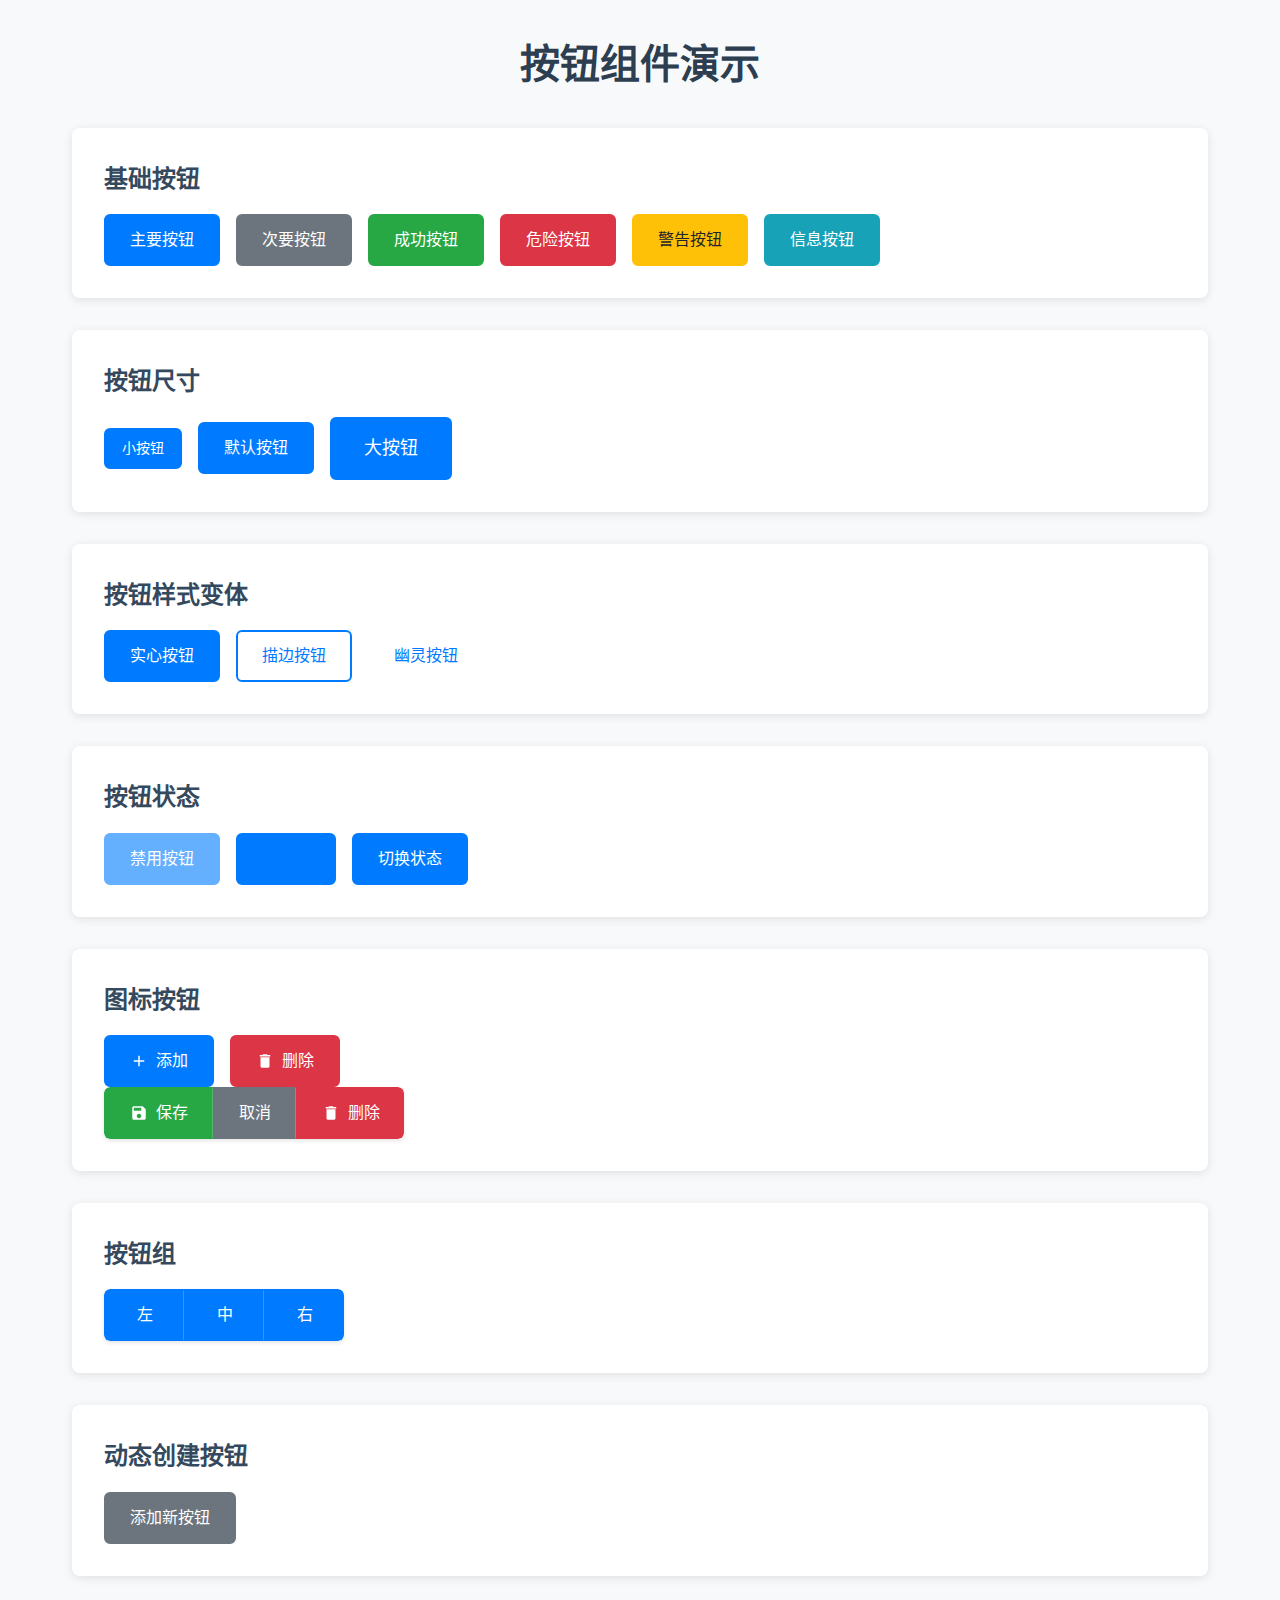
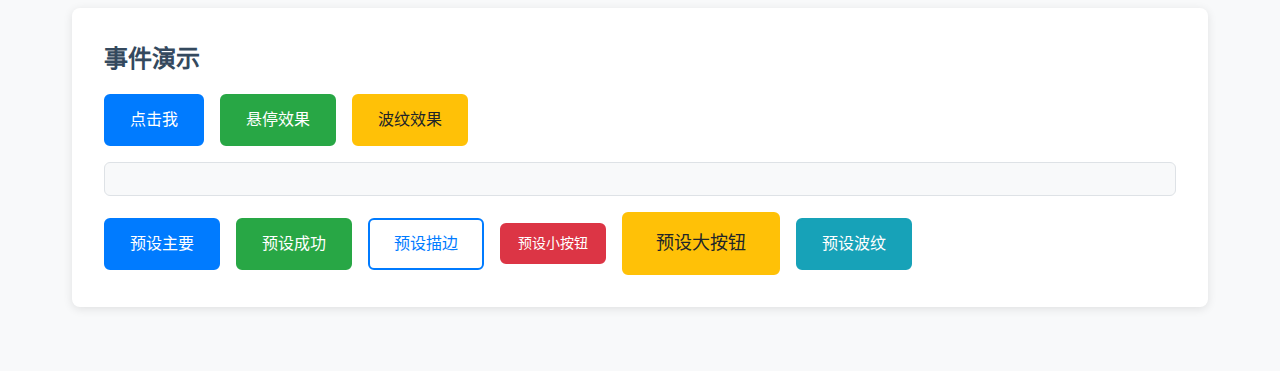
<file: 实现按钮组件/index.html>
<!DOCTYPE html>
<html lang="zh-CN">

<head>
    <meta charset="UTF-8">
    <meta name="viewport" content="width=device-width, initial-scale=1.0">
    <title>按钮组件演示</title>
    <link rel="stylesheet" href="styles.css">
</head>

<body>
    <div class="container">
        <h1>按钮组件演示</h1>

        <section class="demo-section">
            <h2>基础按钮</h2>
            <div class="button-group">
                <button class="btn btn-primary">主要按钮</button>
                <button class="btn btn-secondary">次要按钮</button>
                <button class="btn btn-success">成功按钮</button>
                <button class="btn btn-danger">危险按钮</button>
                <button class="btn btn-warning">警告按钮</button>
                <button class="btn btn-info">信息按钮</button>
            </div>
        </section>

        <section class="demo-section">
            <h2>按钮尺寸</h2>
            <div class="button-group">
                <button class="btn btn-primary btn-sm">小按钮</button>
                <button class="btn btn-primary">默认按钮</button>
                <button class="btn btn-primary btn-lg">大按钮</button>
            </div>
        </section>

        <section class="demo-section">
            <h2>按钮样式变体</h2>
            <div class="button-group">
                <button class="btn btn-primary">实心按钮</button>
                <button class="btn btn-primary btn-outline">描边按钮</button>
                <button class="btn btn-primary btn-ghost">幽灵按钮</button>
            </div>
        </section>

        <section class="demo-section">
            <h2>按钮状态</h2>
            <div class="button-group">
                <button class="btn btn-primary" disabled>禁用按钮</button>
                <button class="btn btn-primary btn-loading">加载中</button>
                <button class="btn btn-primary" id="toggleBtn">切换状态</button>
            </div>
        </section>

        <section class="demo-section">
            <h2>图标按钮</h2>
            <div class="button-group">
                <button class="btn btn-primary btn-icon">
                    <svg class="icon" viewBox="0 0 24 24">
                        <path d="M19 13h-6v6h-2v-6H5v-2h6V5h2v6h6v2z" />
                    </svg>
                    添加
                </button>
                <button class="btn btn-danger btn-icon">
                    <svg class="icon" viewBox="0 0 24 24">
                        <path d="M6 19c0 1.1.9 2 2 2h8c1.1 0 2-.9 2-2V7H6v12zM19 4h-3.5l-1-1h-5l-1 1H5v2h14V4z" />
                    </svg>
                    删除
                </button>
            </div>
        </section>

        <section class="demo-section">
            <h2>按钮组</h2>
            <div class="btn-group">
                <button class="btn btn-primary">左</button>
                <button class="btn btn-primary">中</button>
                <button class="btn btn-primary">右</button>
            </div>
        </section>

        <section class="demo-section">
            <h2>动态创建按钮</h2>
            <div class="button-group" id="dynamicButtons">
                <!-- 动态按钮将在这里生成 -->
            </div>
            <button class="btn btn-secondary" id="addButton">添加新按钮</button>
        </section>

        <section class="demo-section">
            <h2>事件演示</h2>
            <div class="button-group">
                <button class="btn btn-primary" id="clickBtn">点击我</button>
                <button class="btn btn-success" id="hoverBtn">悬停效果</button>
                <button class="btn btn-warning" id="rippleBtn">波纹效果</button>
            </div>
            <div id="eventLog" class="event-log"></div>
        </section>
    </div>

    <script src="button.js"></script>
    <script src="demo.js"></script>
</body>

</html>
</file>
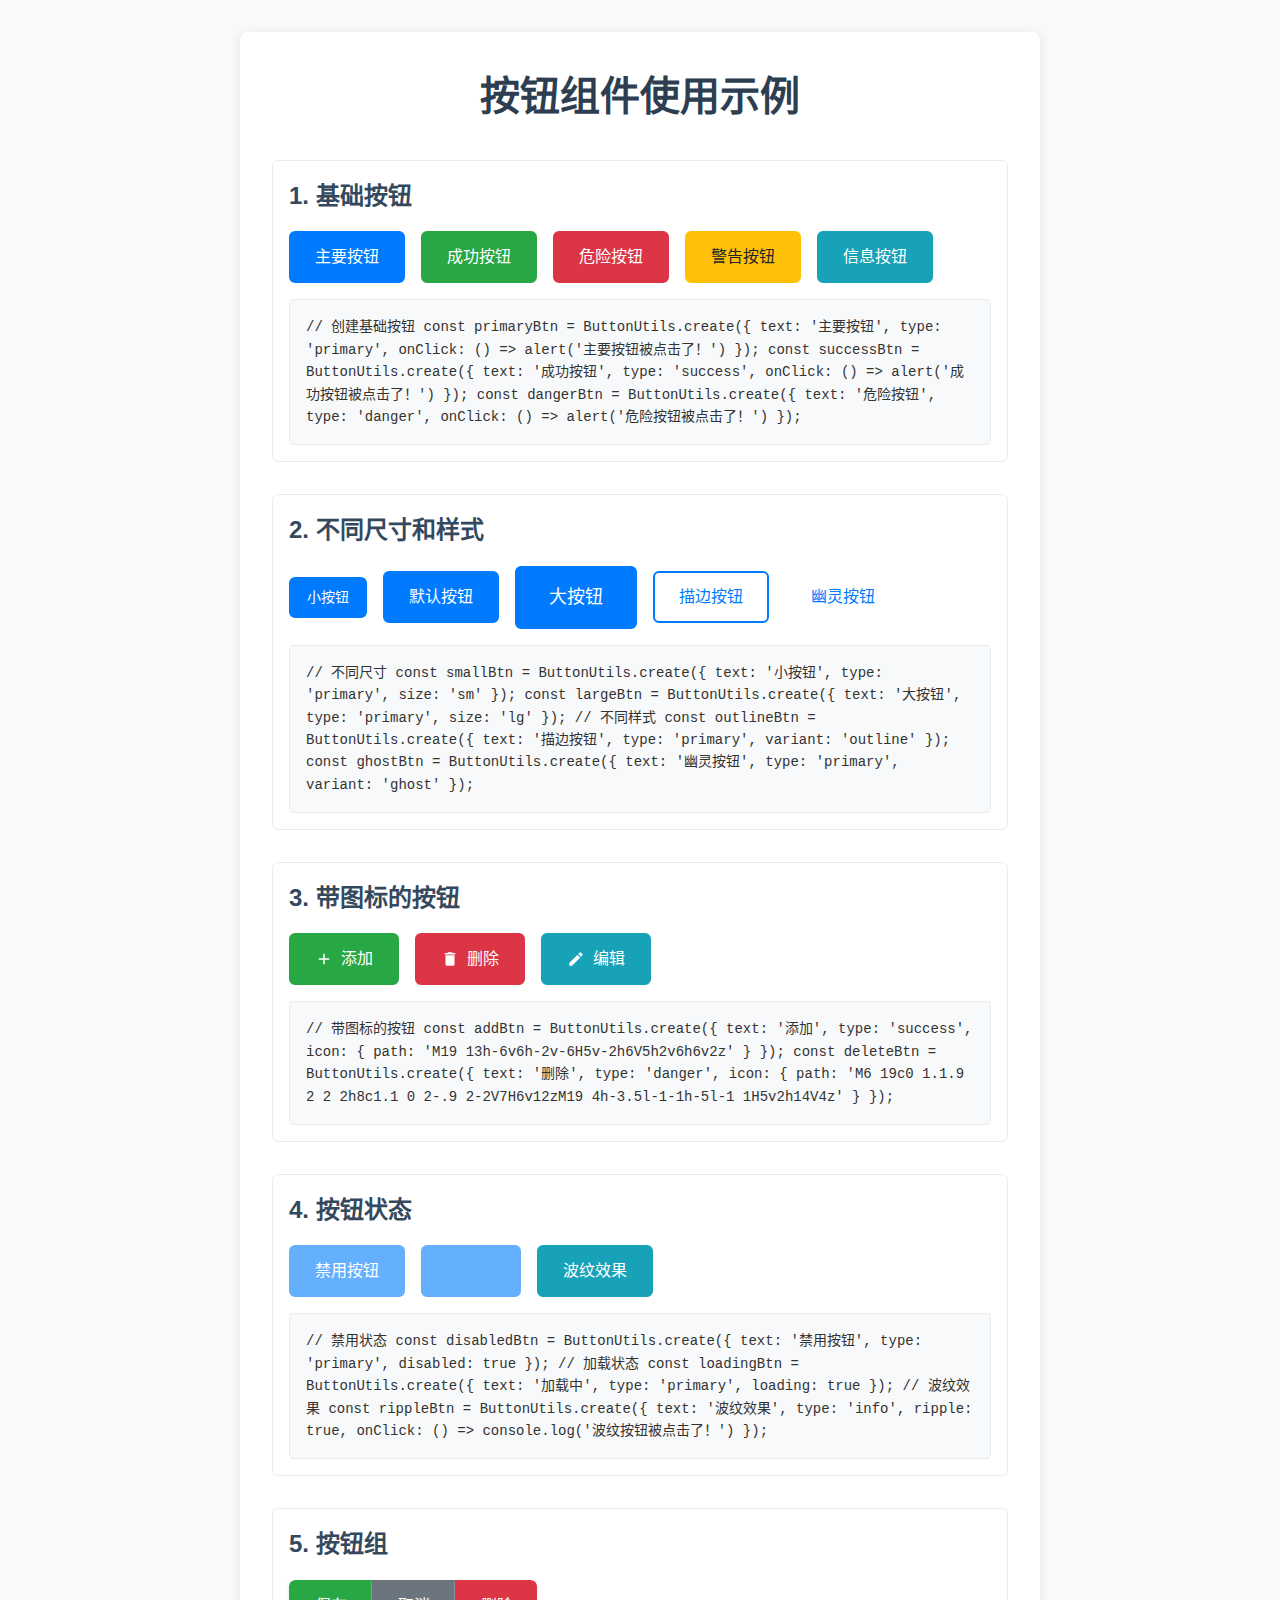
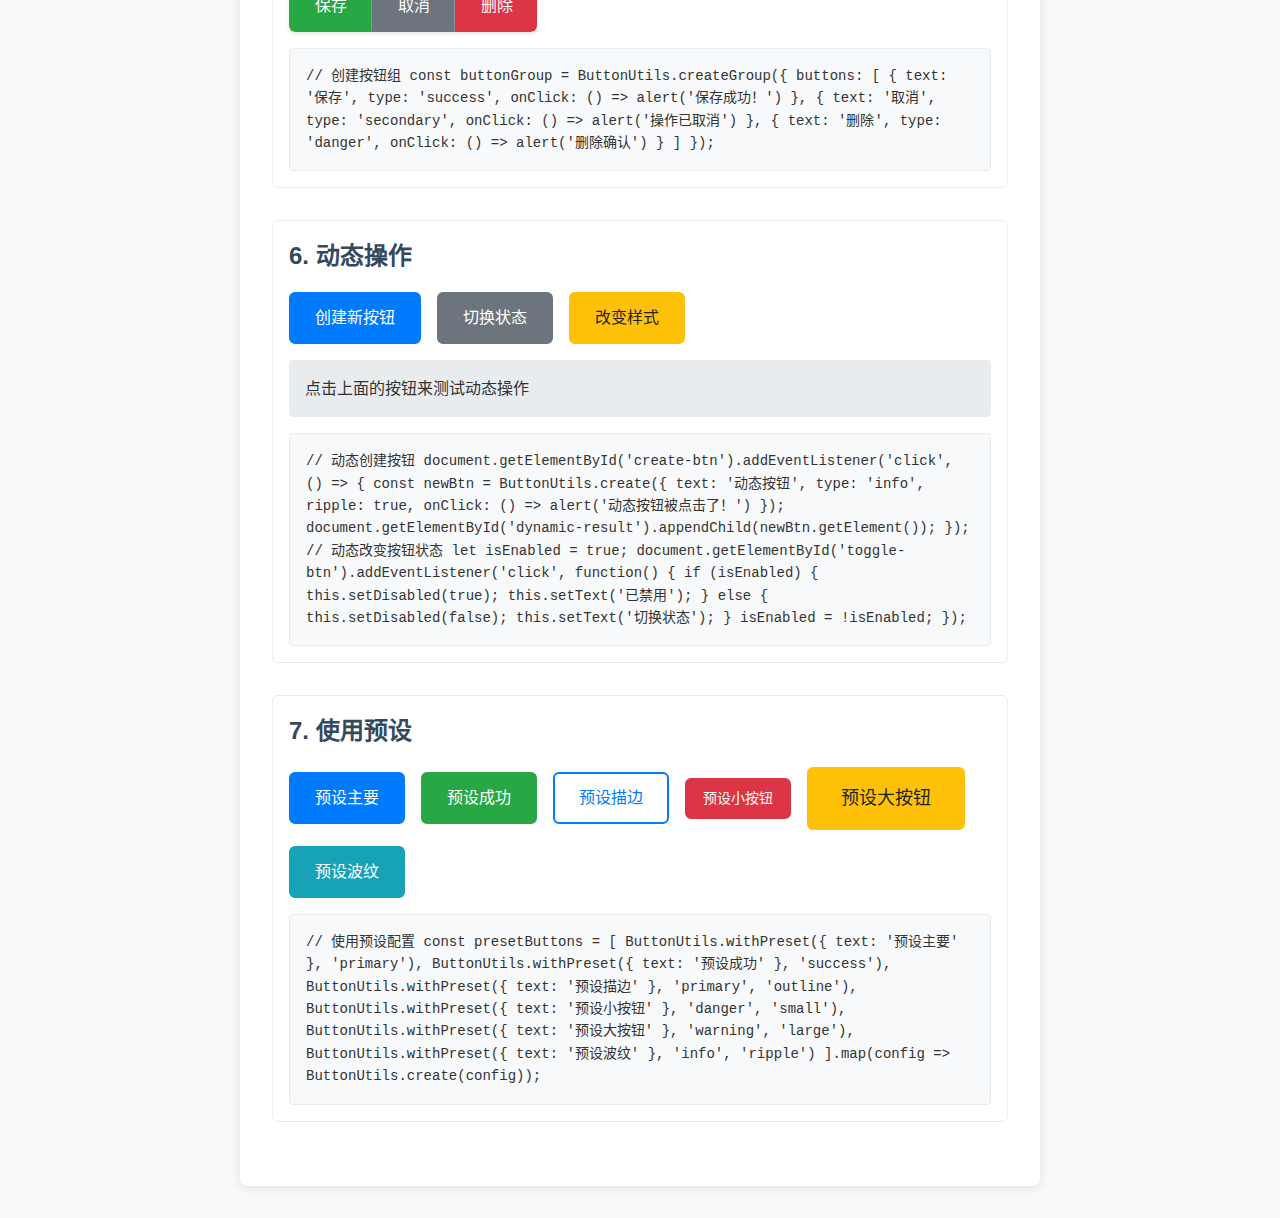
<file: 实现按钮组件/example.html>
<!DOCTYPE html>
<html lang="zh-CN">

<head>
    <meta charset="UTF-8">
    <meta name="viewport" content="width=device-width, initial-scale=1.0">
    <title>按钮组件使用示例</title>
    <link rel="stylesheet" href="styles.css">
    <style>
        body {
            font-family: -apple-system, BlinkMacSystemFont, 'Segoe UI', Roboto, sans-serif;
            line-height: 1.6;
            margin: 0;
            padding: 2rem;
            background-color: #f8f9fa;
        }

        .container {
            max-width: 800px;
            margin: 0 auto;
            background: white;
            padding: 2rem;
            border-radius: 8px;
            box-shadow: 0 2px 10px rgba(0, 0, 0, 0.1);
        }

        h1 {
            color: #2c3e50;
            text-align: center;
            margin-bottom: 2rem;
        }

        .section {
            margin-bottom: 2rem;
            padding: 1rem;
            border: 1px solid #e9ecef;
            border-radius: 6px;
        }

        .section h2 {
            color: #34495e;
            margin-bottom: 1rem;
        }

        .button-row {
            display: flex;
            flex-wrap: wrap;
            gap: 1rem;
            align-items: center;
            margin-bottom: 1rem;
        }

        .code-block {
            background-color: #f8f9fa;
            border: 1px solid #e9ecef;
            border-radius: 4px;
            padding: 1rem;
            font-family: 'Courier New', monospace;
            font-size: 0.875rem;
            overflow-x: auto;
            margin-top: 1rem;
        }

        .result {
            margin-top: 1rem;
            padding: 1rem;
            background-color: #e9ecef;
            border-radius: 4px;
        }
    </style>
</head>

<body>
    <div class="container">
        <h1>按钮组件使用示例</h1>

        <div class="section">
            <h2>1. 基础按钮</h2>
            <div class="button-row" id="basic-buttons">
                <!-- 基础按钮将在这里生成 -->
            </div>
            <div class="code-block">
                // 创建基础按钮
                const primaryBtn = ButtonUtils.create({
                text: '主要按钮',
                type: 'primary',
                onClick: () => alert('主要按钮被点击了！')
                });

                const successBtn = ButtonUtils.create({
                text: '成功按钮',
                type: 'success',
                onClick: () => alert('成功按钮被点击了！')
                });

                const dangerBtn = ButtonUtils.create({
                text: '危险按钮',
                type: 'danger',
                onClick: () => alert('危险按钮被点击了！')
                });
            </div>
        </div>

        <div class="section">
            <h2>2. 不同尺寸和样式</h2>
            <div class="button-row" id="size-variant-buttons">
                <!-- 尺寸和样式按钮将在这里生成 -->
            </div>
            <div class="code-block">
                // 不同尺寸
                const smallBtn = ButtonUtils.create({
                text: '小按钮',
                type: 'primary',
                size: 'sm'
                });

                const largeBtn = ButtonUtils.create({
                text: '大按钮',
                type: 'primary',
                size: 'lg'
                });

                // 不同样式
                const outlineBtn = ButtonUtils.create({
                text: '描边按钮',
                type: 'primary',
                variant: 'outline'
                });

                const ghostBtn = ButtonUtils.create({
                text: '幽灵按钮',
                type: 'primary',
                variant: 'ghost'
                });
            </div>
        </div>

        <div class="section">
            <h2>3. 带图标的按钮</h2>
            <div class="button-row" id="icon-buttons">
                <!-- 图标按钮将在这里生成 -->
            </div>
            <div class="code-block">
                // 带图标的按钮
                const addBtn = ButtonUtils.create({
                text: '添加',
                type: 'success',
                icon: { path: 'M19 13h-6v6h-2v-6H5v-2h6V5h2v6h6v2z' }
                });

                const deleteBtn = ButtonUtils.create({
                text: '删除',
                type: 'danger',
                icon: { path: 'M6 19c0 1.1.9 2 2 2h8c1.1 0 2-.9 2-2V7H6v12zM19 4h-3.5l-1-1h-5l-1 1H5v2h14V4z' }
                });
            </div>
        </div>

        <div class="section">
            <h2>4. 按钮状态</h2>
            <div class="button-row" id="state-buttons">
                <!-- 状态按钮将在这里生成 -->
            </div>
            <div class="code-block">
                // 禁用状态
                const disabledBtn = ButtonUtils.create({
                text: '禁用按钮',
                type: 'primary',
                disabled: true
                });

                // 加载状态
                const loadingBtn = ButtonUtils.create({
                text: '加载中',
                type: 'primary',
                loading: true
                });

                // 波纹效果
                const rippleBtn = ButtonUtils.create({
                text: '波纹效果',
                type: 'info',
                ripple: true,
                onClick: () => console.log('波纹按钮被点击了！')
                });
            </div>
        </div>

        <div class="section">
            <h2>5. 按钮组</h2>
            <div id="button-group-container">
                <!-- 按钮组将在这里生成 -->
            </div>
            <div class="code-block">
                // 创建按钮组
                const buttonGroup = ButtonUtils.createGroup({
                buttons: [
                {
                text: '保存',
                type: 'success',
                onClick: () => alert('保存成功！')
                },
                {
                text: '取消',
                type: 'secondary',
                onClick: () => alert('操作已取消')
                },
                {
                text: '删除',
                type: 'danger',
                onClick: () => alert('删除确认')
                }
                ]
                });
            </div>
        </div>

        <div class="section">
            <h2>6. 动态操作</h2>
            <div class="button-row">
                <button class="btn btn-primary" id="create-btn">创建新按钮</button>
                <button class="btn btn-secondary" id="toggle-btn">切换状态</button>
                <button class="btn btn-warning" id="change-style-btn">改变样式</button>
            </div>
            <div class="result" id="dynamic-result">
                <p>点击上面的按钮来测试动态操作</p>
            </div>
            <div class="code-block">
                // 动态创建按钮
                document.getElementById('create-btn').addEventListener('click', () => {
                const newBtn = ButtonUtils.create({
                text: '动态按钮',
                type: 'info',
                ripple: true,
                onClick: () => alert('动态按钮被点击了！')
                });
                document.getElementById('dynamic-result').appendChild(newBtn.getElement());
                });

                // 动态改变按钮状态
                let isEnabled = true;
                document.getElementById('toggle-btn').addEventListener('click', function() {
                if (isEnabled) {
                this.setDisabled(true);
                this.setText('已禁用');
                } else {
                this.setDisabled(false);
                this.setText('切换状态');
                }
                isEnabled = !isEnabled;
                });
            </div>
        </div>

        <div class="section">
            <h2>7. 使用预设</h2>
            <div class="button-row" id="preset-buttons">
                <!-- 预设按钮将在这里生成 -->
            </div>
            <div class="code-block">
                // 使用预设配置
                const presetButtons = [
                ButtonUtils.withPreset({ text: '预设主要' }, 'primary'),
                ButtonUtils.withPreset({ text: '预设成功' }, 'success'),
                ButtonUtils.withPreset({ text: '预设描边' }, 'primary', 'outline'),
                ButtonUtils.withPreset({ text: '预设小按钮' }, 'danger', 'small'),
                ButtonUtils.withPreset({ text: '预设大按钮' }, 'warning', 'large'),
                ButtonUtils.withPreset({ text: '预设波纹' }, 'info', 'ripple')
                ].map(config => ButtonUtils.create(config));
            </div>
        </div>
    </div>

    <script src="button.js"></script>
    <script>
        // 等待DOM加载完成
        document.addEventListener('DOMContentLoaded', function () {
            initBasicButtons();
            initSizeVariantButtons();
            initIconButtons();
            initStateButtons();
            initButtonGroup();
            initPresetButtons();
            initDynamicOperations();
        });

        function initBasicButtons() {
            const container = document.getElementById('basic-buttons');

            const buttons = [
                ButtonUtils.create({
                    text: '主要按钮',
                    type: 'primary',
                    onClick: () => alert('主要按钮被点击了！')
                }),
                ButtonUtils.create({
                    text: '成功按钮',
                    type: 'success',
                    onClick: () => alert('成功按钮被点击了！')
                }),
                ButtonUtils.create({
                    text: '危险按钮',
                    type: 'danger',
                    onClick: () => alert('危险按钮被点击了！')
                }),
                ButtonUtils.create({
                    text: '警告按钮',
                    type: 'warning',
                    onClick: () => alert('警告按钮被点击了！')
                }),
                ButtonUtils.create({
                    text: '信息按钮',
                    type: 'info',
                    onClick: () => alert('信息按钮被点击了！')
                })
            ];

            buttons.forEach(btn => container.appendChild(btn.getElement()));
        }

        function initSizeVariantButtons() {
            const container = document.getElementById('size-variant-buttons');

            const buttons = [
                ButtonUtils.create({
                    text: '小按钮',
                    type: 'primary',
                    size: 'sm'
                }),
                ButtonUtils.create({
                    text: '默认按钮',
                    type: 'primary'
                }),
                ButtonUtils.create({
                    text: '大按钮',
                    type: 'primary',
                    size: 'lg'
                }),
                ButtonUtils.create({
                    text: '描边按钮',
                    type: 'primary',
                    variant: 'outline'
                }),
                ButtonUtils.create({
                    text: '幽灵按钮',
                    type: 'primary',
                    variant: 'ghost'
                })
            ];

            buttons.forEach(btn => container.appendChild(btn.getElement()));
        }

        function initIconButtons() {
            const container = document.getElementById('icon-buttons');

            const buttons = [
                ButtonUtils.create({
                    text: '添加',
                    type: 'success',
                    icon: { path: 'M19 13h-6v6h-2v-6H5v-2h6V5h2v6h6v2z' }
                }),
                ButtonUtils.create({
                    text: '删除',
                    type: 'danger',
                    icon: { path: 'M6 19c0 1.1.9 2 2 2h8c1.1 0 2-.9 2-2V7H6v12zM19 4h-3.5l-1-1h-5l-1 1H5v2h14V4z' }
                }),
                ButtonUtils.create({
                    text: '编辑',
                    type: 'info',
                    icon: { path: 'M3 17.25V21h3.75L17.81 9.94l-3.75-3.75L3 17.25zM20.71 7.04c.39-.39.39-1.02 0-1.41l-2.34-2.34c-.39-.39-1.02-.39-1.41 0l-1.83 1.83 3.75 3.75 1.83-1.83z' }
                })
            ];

            buttons.forEach(btn => container.appendChild(btn.getElement()));
        }

        function initStateButtons() {
            const container = document.getElementById('state-buttons');

            const buttons = [
                ButtonUtils.create({
                    text: '禁用按钮',
                    type: 'primary',
                    disabled: true
                }),
                ButtonUtils.create({
                    text: '加载中',
                    type: 'primary',
                    loading: true
                }),
                ButtonUtils.create({
                    text: '波纹效果',
                    type: 'info',
                    ripple: true,
                    onClick: () => console.log('波纹按钮被点击了！')
                })
            ];

            buttons.forEach(btn => container.appendChild(btn.getElement()));
        }

        function initButtonGroup() {
            const container = document.getElementById('button-group-container');

            const buttonGroup = ButtonUtils.createGroup({
                buttons: [
                    {
                        text: '保存',
                        type: 'success',
                        onClick: () => alert('保存成功！')
                    },
                    {
                        text: '取消',
                        type: 'secondary',
                        onClick: () => alert('操作已取消')
                    },
                    {
                        text: '删除',
                        type: 'danger',
                        onClick: () => alert('删除确认')
                    }
                ]
            });

            container.appendChild(buttonGroup.getElement());
        }

        function initPresetButtons() {
            const container = document.getElementById('preset-buttons');

            const presetButtons = [
                ButtonUtils.withPreset({ text: '预设主要' }, 'primary'),
                ButtonUtils.withPreset({ text: '预设成功' }, 'success'),
                ButtonUtils.withPreset({ text: '预设描边' }, 'primary', 'outline'),
                ButtonUtils.withPreset({ text: '预设小按钮' }, 'danger', 'small'),
                ButtonUtils.withPreset({ text: '预设大按钮' }, 'warning', 'large'),
                ButtonUtils.withPreset({ text: '预设波纹' }, 'info', 'ripple')
            ].map(config => ButtonUtils.create(config));

            presetButtons.forEach(btn => container.appendChild(btn.getElement()));
        }

        function initDynamicOperations() {
            // 动态创建按钮
            document.getElementById('create-btn').addEventListener('click', () => {
                const newBtn = ButtonUtils.create({
                    text: '动态按钮',
                    type: 'info',
                    ripple: true,
                    onClick: () => alert('动态按钮被点击了！')
                });
                document.getElementById('dynamic-result').appendChild(newBtn.getElement());
            });

            // 动态改变按钮状态
            let isEnabled = true;
            document.getElementById('toggle-btn').addEventListener('click', function () {
                if (isEnabled) {
                    this.setDisabled(true);
                    this.setText('已禁用');
                } else {
                    this.setDisabled(false);
                    this.setText('切换状态');
                }
                isEnabled = !isEnabled;
            });

            // 改变样式
            let styleIndex = 0;
            const styles = ['primary', 'success', 'danger', 'warning', 'info'];
            document.getElementById('change-style-btn').addEventListener('click', function () {
                styleIndex = (styleIndex + 1) % styles.length;
                this.setType(styles[styleIndex]);
                this.setText(`样式 ${styles[styleIndex]}`);
            });
        }
    </script>
</body>

</html>
</file>
<file: 实现按钮组件/styles.css>
/* 重置样式 */
* {
    margin: 0;
    padding: 0;
    box-sizing: border-box;
}

body {
    font-family: -apple-system, BlinkMacSystemFont, 'Segoe UI', Roboto, 'Helvetica Neue', Arial, sans-serif;
    line-height: 1.6;
    color: #333;
    background-color: #f8f9fa;
}

.container {
    max-width: 1200px;
    margin: 0 auto;
    padding: 2rem;
}

h1 {
    text-align: center;
    margin-bottom: 2rem;
    color: #2c3e50;
    font-size: 2.5rem;
}

.demo-section {
    background: white;
    border-radius: 8px;
    padding: 2rem;
    margin-bottom: 2rem;
    box-shadow: 0 2px 10px rgba(0, 0, 0, 0.1);
}

.demo-section h2 {
    margin-bottom: 1rem;
    color: #34495e;
    font-size: 1.5rem;
}

.button-group {
    display: flex;
    flex-wrap: wrap;
    gap: 1rem;
    align-items: center;
}

/* 基础按钮样式 */
.btn {
    position: relative;
    display: inline-flex;
    align-items: center;
    justify-content: center;
    gap: 0.5rem;
    padding: 0.75rem 1.5rem;
    font-size: 1rem;
    font-weight: 500;
    line-height: 1.5;
    text-align: center;
    text-decoration: none;
    vertical-align: middle;
    cursor: pointer;
    user-select: none;
    border: 2px solid transparent;
    border-radius: 6px;
    transition: all 0.2s ease-in-out;
    overflow: hidden;
    white-space: nowrap;
    min-width: 80px;
}

/* 按钮颜色变体 */
.btn-primary {
    background-color: #007bff;
    color: white;
    border-color: #007bff;
}

.btn-primary:hover:not(:disabled) {
    background-color: #0056b3;
    border-color: #0056b3;
    transform: translateY(-1px);
    box-shadow: 0 4px 12px rgba(0, 123, 255, 0.3);
}

.btn-secondary {
    background-color: #6c757d;
    color: white;
    border-color: #6c757d;
}

.btn-secondary:hover:not(:disabled) {
    background-color: #545b62;
    border-color: #545b62;
    transform: translateY(-1px);
    box-shadow: 0 4px 12px rgba(108, 117, 125, 0.3);
}

.btn-success {
    background-color: #28a745;
    color: white;
    border-color: #28a745;
}

.btn-success:hover:not(:disabled) {
    background-color: #1e7e34;
    border-color: #1e7e34;
    transform: translateY(-1px);
    box-shadow: 0 4px 12px rgba(40, 167, 69, 0.3);
}

.btn-danger {
    background-color: #dc3545;
    color: white;
    border-color: #dc3545;
}

.btn-danger:hover:not(:disabled) {
    background-color: #c82333;
    border-color: #c82333;
    transform: translateY(-1px);
    box-shadow: 0 4px 12px rgba(220, 53, 69, 0.3);
}

.btn-warning {
    background-color: #ffc107;
    color: #212529;
    border-color: #ffc107;
}

.btn-warning:hover:not(:disabled) {
    background-color: #e0a800;
    border-color: #e0a800;
    transform: translateY(-1px);
    box-shadow: 0 4px 12px rgba(255, 193, 7, 0.3);
}

.btn-info {
    background-color: #17a2b8;
    color: white;
    border-color: #17a2b8;
}

.btn-info:hover:not(:disabled) {
    background-color: #138496;
    border-color: #138496;
    transform: translateY(-1px);
    box-shadow: 0 4px 12px rgba(23, 162, 184, 0.3);
}

/* 按钮尺寸 */
.btn-sm {
    padding: 0.5rem 1rem;
    font-size: 0.875rem;
    min-width: 60px;
}

.btn-lg {
    padding: 1rem 2rem;
    font-size: 1.125rem;
    min-width: 100px;
}

/* 按钮样式变体 */
.btn-outline {
    background-color: transparent;
}

.btn-outline.btn-primary {
    color: #007bff;
    border-color: #007bff;
}

.btn-outline.btn-primary:hover:not(:disabled) {
    background-color: #007bff;
    color: white;
}

.btn-outline.btn-secondary {
    color: #6c757d;
    border-color: #6c757d;
}

.btn-outline.btn-secondary:hover:not(:disabled) {
    background-color: #6c757d;
    color: white;
}

.btn-outline.btn-success {
    color: #28a745;
    border-color: #28a745;
}

.btn-outline.btn-success:hover:not(:disabled) {
    background-color: #28a745;
    color: white;
}

.btn-outline.btn-danger {
    color: #dc3545;
    border-color: #dc3545;
}

.btn-outline.btn-danger:hover:not(:disabled) {
    background-color: #dc3545;
    color: white;
}

.btn-outline.btn-warning {
    color: #ffc107;
    border-color: #ffc107;
}

.btn-outline.btn-warning:hover:not(:disabled) {
    background-color: #ffc107;
    color: #212529;
}

.btn-outline.btn-info {
    color: #17a2b8;
    border-color: #17a2b8;
}

.btn-outline.btn-info:hover:not(:disabled) {
    background-color: #17a2b8;
    color: white;
}

.btn-ghost {
    background-color: transparent;
    border-color: transparent;
}

.btn-ghost.btn-primary {
    color: #007bff;
}

.btn-ghost.btn-primary:hover:not(:disabled) {
    background-color: rgba(0, 123, 255, 0.1);
}

.btn-ghost.btn-secondary {
    color: #6c757d;
}

.btn-ghost.btn-secondary:hover:not(:disabled) {
    background-color: rgba(108, 117, 125, 0.1);
}

.btn-ghost.btn-success {
    color: #28a745;
}

.btn-ghost.btn-success:hover:not(:disabled) {
    background-color: rgba(40, 167, 69, 0.1);
}

.btn-ghost.btn-danger {
    color: #dc3545;
}

.btn-ghost.btn-danger:hover:not(:disabled) {
    background-color: rgba(220, 53, 69, 0.1);
}

.btn-ghost.btn-warning {
    color: #ffc107;
}

.btn-ghost.btn-warning:hover:not(:disabled) {
    background-color: rgba(255, 193, 7, 0.1);
}

.btn-ghost.btn-info {
    color: #17a2b8;
}

.btn-ghost.btn-info:hover:not(:disabled) {
    background-color: rgba(23, 162, 184, 0.1);
}

/* 按钮状态 */
.btn:disabled {
    opacity: 0.6;
    cursor: not-allowed;
    transform: none !important;
    box-shadow: none !important;
}

.btn-loading {
    position: relative;
    color: transparent !important;
}

.btn-loading::after {
    content: '';
    position: absolute;
    width: 16px;
    height: 16px;
    border: 2px solid transparent;
    border-top: 2px solid currentColor;
    border-radius: 50%;
    animation: spin 1s linear infinite;
}

@keyframes spin {
    0% {
        transform: rotate(0deg);
    }

    100% {
        transform: rotate(360deg);
    }
}

/* 图标按钮 */
.btn-icon {
    gap: 0.5rem;
}

.icon {
    width: 18px;
    height: 18px;
    fill: currentColor;
}

.btn-sm .icon {
    width: 14px;
    height: 14px;
}

.btn-lg .icon {
    width: 22px;
    height: 22px;
}

/* 按钮组 */
.btn-group {
    display: inline-flex;
    border-radius: 6px;
    overflow: hidden;
    box-shadow: 0 2px 4px rgba(0, 0, 0, 0.1);
}

.btn-group .btn {
    border-radius: 0;
    margin: 0;
    border-right: 1px solid rgba(255, 255, 255, 0.2);
}

.btn-group .btn:first-child {
    border-top-left-radius: 6px;
    border-bottom-left-radius: 6px;
}

.btn-group .btn:last-child {
    border-top-right-radius: 6px;
    border-bottom-right-radius: 6px;
    border-right: none;
}

/* 波纹效果 */
.btn-ripple {
    position: relative;
    overflow: hidden;
}

.ripple {
    position: absolute;
    border-radius: 50%;
    background-color: rgba(255, 255, 255, 0.6);
    transform: scale(0);
    animation: ripple-animation 0.6s linear;
    pointer-events: none;
}

@keyframes ripple-animation {
    to {
        transform: scale(4);
        opacity: 0;
    }
}

/* 事件日志 */
.event-log {
    margin-top: 1rem;
    padding: 1rem;
    background-color: #f8f9fa;
    border-radius: 6px;
    border: 1px solid #dee2e6;
    max-height: 200px;
    overflow-y: auto;
    font-family: 'Courier New', monospace;
    font-size: 0.875rem;
}

.event-log .log-entry {
    margin-bottom: 0.5rem;
    padding: 0.25rem 0;
    border-bottom: 1px solid #e9ecef;
}

.event-log .log-entry:last-child {
    border-bottom: none;
}

/* 响应式设计 */
@media (max-width: 768px) {
    .container {
        padding: 1rem;
    }

    .demo-section {
        padding: 1rem;
    }

    .button-group {
        flex-direction: column;
        align-items: stretch;
    }

    .btn {
        width: 100%;
        justify-content: center;
    }

    .btn-group {
        flex-direction: column;
        width: 100%;
    }

    .btn-group .btn {
        border-radius: 0;
        border-right: none;
        border-bottom: 1px solid rgba(255, 255, 255, 0.2);
    }

    .btn-group .btn:first-child {
        border-top-left-radius: 6px;
        border-top-right-radius: 6px;
        border-bottom-left-radius: 0;
    }

    .btn-group .btn:last-child {
        border-bottom-left-radius: 6px;
        border-bottom-right-radius: 6px;
        border-top-right-radius: 0;
        border-bottom: none;
    }
}

/* 深色模式支持 */
@media (prefers-color-scheme: dark) {
    body {
        background-color: #1a1a1a;
        color: #e0e0e0;
    }

    .demo-section {
        background-color: #2d2d2d;
        box-shadow: 0 2px 10px rgba(0, 0, 0, 0.3);
    }

    .demo-section h2 {
        color: #e0e0e0;
    }

    .event-log {
        background-color: #2d2d2d;
        border-color: #404040;
        color: #e0e0e0;
    }

    .event-log .log-entry {
        border-bottom-color: #404040;
    }
}

/* 焦点样式 */
.btn:focus {
    outline: none;
    box-shadow: 0 0 0 3px rgba(0, 123, 255, 0.25);
}

.btn:focus:not(:focus-visible) {
    box-shadow: none;
}

/* 活跃状态 */
.btn:active:not(:disabled) {
    transform: translateY(0);
    box-shadow: 0 2px 4px rgba(0, 0, 0, 0.2);
}

/* 打印样式 */
@media print {
    .btn {
        border: 1px solid #000;
        background-color: transparent !important;
        color: #000 !important;
        box-shadow: none !important;
    }

    .btn:hover,
    .btn:focus,
    .btn:active {
        transform: none !important;
        box-shadow: none !important;
    }
}
</file>
